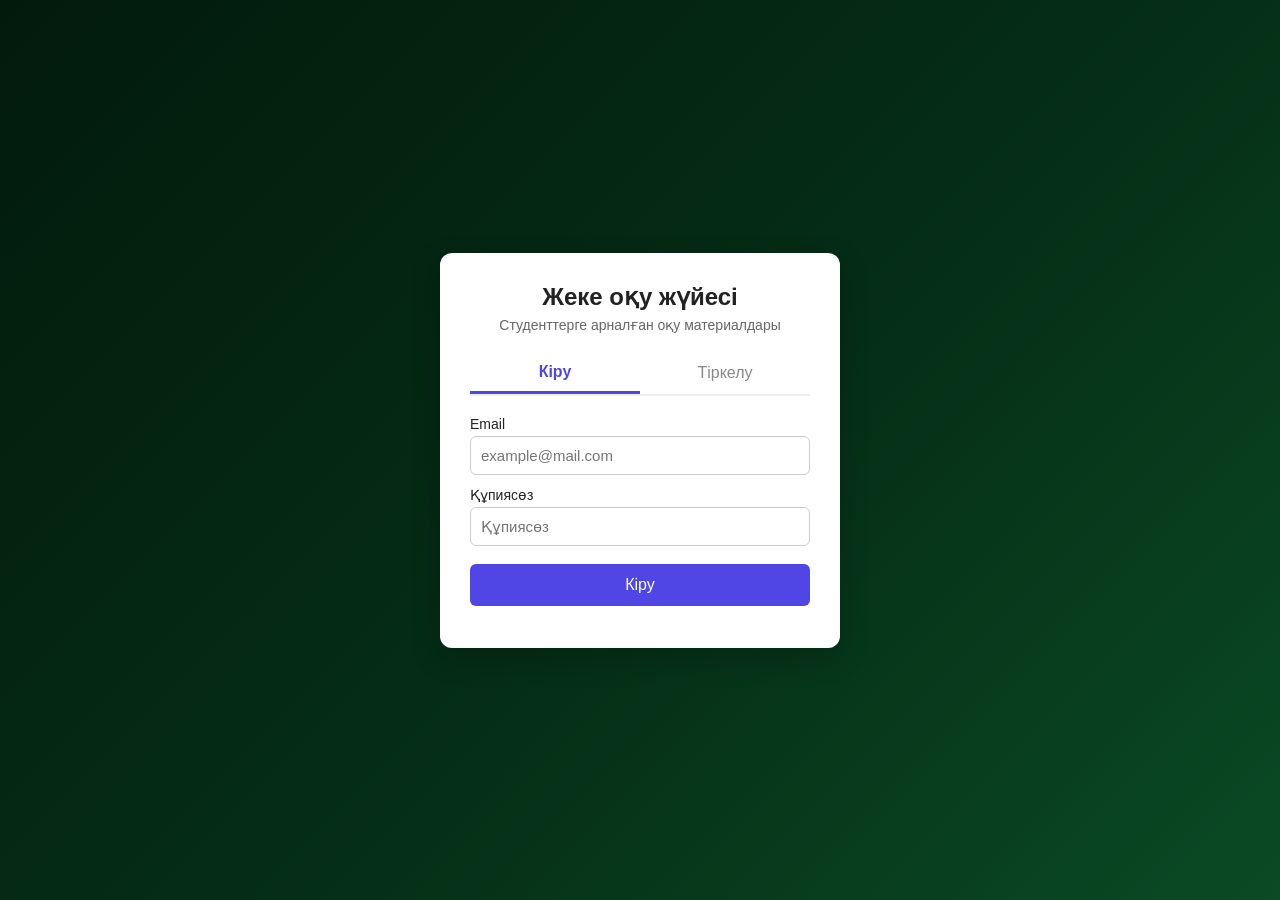
<file: index.html>
<!DOCTYPE html>
<html lang="kk">
<head>
  <meta charset="UTF-8">
  <meta name="viewport" content="width=device-width, initial-scale=1.0">
  <title>Оқу платформасы - Кіру</title>
  <link rel="stylesheet" href="style.css">
</head>
<body class="auth-page">

  <div class="auth-box">
    <h1>Жеке оқу жүйесі</h1>
    <p class="subtitle">Студенттерге арналған оқу материалдары</p>

    <div class="tabs">
      <button id="tabLogin" class="tab active" type="button">Кіру</button>
      <button id="tabRegister" class="tab" type="button">Тіркелу</button>
    </div>

    <!-- Кіру формасы -->
    <form id="loginForm">
      <label for="loginEmail">Email</label>
      <input type="email" id="loginEmail" placeholder="example@mail.com" required>

      <label for="loginPassword">Құпиясөз</label>
      <input type="password" id="loginPassword" placeholder="Құпиясөз" required>

      <button type="submit" class="btn">Кіру</button>
      <p id="loginMessage" class="message"></p>
    </form>

    <!-- Тіркелу формасы -->
     <form id="registerForm" class="hidden" novalidate>
      <label for="regName">Аты-жөні</label>
      <input type="text" id="regName" placeholder="Аты-жөніңіз" required>

      <label for="regEmail">Email</label>
      <input type="text" id="regEmail" placeholder="example@gmail.com" required>
      <p id="emailError" class="field-error"></p>

      <label for="regPassword">Құпиясөз</label>
      <input type="password" id="regPassword" placeholder="Құпиясөз" required>
      <p id="passwordStrength" class="strength"></p>

      <button type="submit" class="btn">Тіркелу</button>
      <p id="registerMessage" class="message"></p>
    </form>
  </div>

  <script src="script.js"></script>
</body>
</html>
</file>
<file: style.css>
* {
  box-sizing: border-box;
  margin: 0;
  padding: 0;
}

body {
  font-family: Arial, sans-serif;
  background: #f0f2f5;
  color: #222;
}

.hidden {
  display: none;
}

/* ---------- Кіру / тіркелу беті ---------- */
.auth-page {
  min-height: 100vh;
  display: flex;
  align-items: center;
  justify-content: center;
  padding: 20px;
  background: linear-gradient(135deg, #021a0c, #052e16 55%, #0a4a24);
}

.auth-box {
  background: #fff;
  width: 100%;
  max-width: 400px;
  padding: 30px;
  border-radius: 12px;
  box-shadow: 0 10px 30px rgba(0, 0, 0, 0.2);
}

.auth-box h1 {
  text-align: center;
  font-size: 24px;
  margin-bottom: 6px;
}

.subtitle {
  text-align: center;
  color: #666;
  font-size: 14px;
  margin-bottom: 20px;
}

.tabs {
  display: flex;
  margin-bottom: 20px;
  border-bottom: 2px solid #eee;
}

.tab {
  flex: 1;
  padding: 10px;
  border: none;
  background: none;
  font-size: 16px;
  cursor: pointer;
  color: #888;
}

.tab.active {
  color: #4f46e5;
  border-bottom: 3px solid #4f46e5;
  font-weight: bold;
}

label {
  display: block;
  font-size: 14px;
  margin: 12px 0 4px;
}

input,
select {
  width: 100%;
  padding: 10px;
  border: 1px solid #ccc;
  border-radius: 6px;
  font-size: 15px;
}

input:focus,
select:focus {
  outline: none;
  border-color: #4f46e5;
}

.btn {
  width: 100%;
  margin-top: 18px;
  padding: 12px;
  background: #4f46e5;
  color: #fff;
  border: none;
  border-radius: 6px;
  font-size: 16px;
  cursor: pointer;
}

.btn:hover {
  background: #14532d;
}

.message {
  margin-top: 12px;
  font-size: 14px;
  text-align: center;
}

.message.error {
  color: #dc2626;
}

.message.success {
  color: #16a34a;
}

/* ---------- Жеке кабинет ---------- */
.header {
  display: flex;
  justify-content: space-between;
  align-items: center;
  background: #4f46e5;
  color: #fff;
  padding: 15px 30px;
}

.header .btn-logout {
  background: #fff;
  color: #4f46e5;
  border: none;
  padding: 8px 16px;
  border-radius: 6px;
  cursor: pointer;
  font-size: 14px;
}

.container {
  max-width: 900px;
  margin: 30px auto;
  padding: 0 20px;
}

.card {
  background: #fff;
  padding: 20px;
  border-radius: 10px;
  margin-bottom: 20px;
  box-shadow: 0 2px 8px rgba(0, 0, 0, 0.08);
}

.card h2 {
  margin-bottom: 10px;
  font-size: 20px;
}

.card p {
  margin: 6px 0;
}
.field-error {
  color: #dc2626;
  font-size: 13px;
  margin-top: 4px;
}

.strength {
  font-size: 13px;
  margin-top: 4px;
}

.strength.weak {
  color: #dc2626;
}

.strength.medium {
  color: #d97706;
}

.strength.strong {
  color: #16a34a;
}
/* ---------- Мәзірлі бет үлгісі ---------- */
.app-page {
  display: flex;
  min-height: 100vh;
}

.sidebar {
  width: 240px;
  background: #052e16;
  color: #fff;
  position: fixed;
  top: 0;
  left: 0;
  bottom: 0;
  padding: 20px 0;
}

.sidebar-logo {
  font-size: 20px;
  font-weight: bold;
  padding: 0 20px 20px;
  border-bottom: 1px solid rgba(255, 255, 255, 0.15);
  margin-bottom: 10px;
}

.sidebar-menu a {
  display: block;
  padding: 12px 20px;
  color: #bbf7d0;
  text-decoration: none;
  font-size: 16px;
}

.sidebar-menu a:hover {
  background: rgba(255, 255, 255, 0.08);
  color: #fff;
}

.sidebar-menu a.active {
  background: #166534;
  color: #fff;
}

.content {
  margin-left: 240px;
  padding: 30px;
  width: calc(100% - 240px);
  max-width: 950px;
}

.section-title {
  margin: 25px 0 10px;
  font-size: 18px;
  color: #4f46e5;
}
/* ---------- Панельді жабу / ашу ---------- */
.sidebar-logo {
  display: flex;
  justify-content: space-between;
  align-items: center;
}

.sidebar-close {
  background: none;
  border: none;
  color: #c7d2fe;
  font-size: 20px;
  cursor: pointer;
  padding: 4px 8px;
  border-radius: 4px;
}

.sidebar-close:hover {
  background: rgba(255, 255, 255, 0.15);
  color: #fff;
}

.sidebar-open {
  display: none;
  position: fixed;
  top: 15px;
  left: 15px;
  width: 44px;
  height: 44px;
  background: #1e1b4b;
  color: #fff;
  border: none;
  border-radius: 8px;
  font-size: 22px;
  cursor: pointer;
  z-index: 10;
}

.sidebar-open:hover {
  background: #4f46e5;
}

body.sidebar-hidden .sidebar {
  display: none;
}

body.sidebar-hidden .sidebar-open {
  display: block;
}

body.sidebar-hidden .content {
  margin-left: 0;
  width: 100%;
  padding-top: 80px;
}
/* ---------- Форум үлгісі ---------- */
body.forum-page {
  background: #0f1a14;
  color: #e5f3ea;
}

.forum-title {
  font-size: 30px;
  font-weight: normal;
  margin-bottom: 20px;
}

.btn-create {
  display: block;
  margin: 0 auto 25px;
  padding: 14px 28px;
  background: #15803d;
  color: #fff;
  border: none;
  border-radius: 4px;
  font-size: 16px;
  font-weight: bold;
  cursor: pointer;
  box-shadow: 0 2px 6px rgba(0, 0, 0, 0.4);
}

.btn-create:hover {
  background: #166534;
}

.forum-section-header {
  display: flex;
  justify-content: space-between;
  align-items: center;
  padding: 16px 20px;
  background: #14231b;
  font-size: 20px;
  font-weight: bold;
  cursor: pointer;
}

.chevron {
  display: inline-block;
  font-size: 16px;
  transition: transform 0.2s;
}

.forum-section-header.collapsed .chevron {
  transform: rotate(180deg);
}

.forum-row {
  display: flex;
  gap: 16px;
  padding: 20px;
  background: #1b2e23;
  border-bottom: 1px solid #0f1a14;
  color: inherit;
  text-decoration: none;
}

.forum-row:hover {
  background: #22392b;
}

.forum-icon {
  color: #4ade80;
  flex-shrink: 0;
}

.forum-name {
  font-size: 20px;
  font-weight: bold;
  margin-bottom: 6px;
}

.forum-stats {
  color: #8fae9b;
  font-size: 15px;
  margin-bottom: 8px;
}

.forum-stats span {
  margin-right: 16px;
}

.forum-stats b {
  color: #e5f3ea;
  font-weight: normal;
}

.forum-last {
  color: #8fae9b;
  font-size: 14px;
}
/* ---------- Форум бөлімінің беті ---------- */
.back-link {
  display: inline-block;
  color: #e5f3ea;
  text-decoration: none;
  font-size: 18px;
  margin-bottom: 20px;
}

.back-link:hover {
  color: #4ade80;
}

.topic-group-header {
  background: #14231b;
  color: #8fae9b;
  padding: 14px 20px;
  font-size: 15px;
  letter-spacing: 1px;
  margin-top: 6px;
}

.topic-row {
  display: flex;
  gap: 14px;
  align-items: flex-start;
  padding: 18px 20px;
  background: #1b2e23;
  border-bottom: 1px solid #0f1a14;
}

.topic-row.pinned {
  border-left: 5px solid #15803d;
}

.avatar {
  width: 52px;
  height: 52px;
  flex-shrink: 0;
  border-radius: 50%;
  background: linear-gradient(135deg, #15803d, #052e16);
  border: 2px solid #4ade80;
  color: #fff;
  font-weight: bold;
  font-size: 22px;
  display: flex;
  align-items: center;
  justify-content: center;
}

.topic-main {
  flex: 1;
}

.topic-title {
  font-size: 19px;
  margin-bottom: 4px;
}

.badge {
  display: inline-block;
  background: #15803d;
  color: #fff;
  font-size: 13px;
  padding: 2px 8px;
  border-radius: 4px;
  margin-right: 6px;
}

.topic-author {
  color: #facc15;
  font-weight: bold;
  margin-bottom: 4px;
}

.topic-meta {
  color: #8fae9b;
  font-size: 14px;
  margin-bottom: 8px;
}

.topic-text {
  color: #cfe5d6;
  font-size: 15px;
  line-height: 1.5;
}

.topic-icons {
  font-size: 20px;
}
.badge.idea {
  background: #1d4ed8;
}

.badge.review {
  background: #b45309;
}

.badge.done {
  background: #15803d;
}
/* ---------- Сыртқы сілтеме жолдары ---------- */
.forum-row.link-row {
  align-items: center;
  padding: 24px 20px;
}

.forum-icon.muted {
  color: #5f7a69;
}

.link-row .forum-name {
  margin-bottom: 0;
}
/* ---------- Нөмірленген белгі және дәріс беті ---------- */
.forum-icon.num {
  width: 46px;
  height: 46px;
  border: 2px solid #4ade80;
  border-radius: 50%;
  display: flex;
  align-items: center;
  justify-content: center;
  font-weight: bold;
  font-size: 20px;
}

.lecture {
  background: #1b2e23;
  padding: 24px;
  line-height: 1.7;
}

.lecture h2 {
  color: #4ade80;
  font-size: 21px;
  margin: 22px 0 8px;
}

.lecture h2:first-child {
  margin-top: 0;
}

.lecture p {
  color: #cfe5d6;
  margin-bottom: 10px;
}

.formula {
  background: #14231b;
  border-left: 4px solid #15803d;
  padding: 10px 14px;
  margin: 8px 0 14px;
  font-family: Consolas, monospace;
  color: #e5f3ea;
}
</file>
